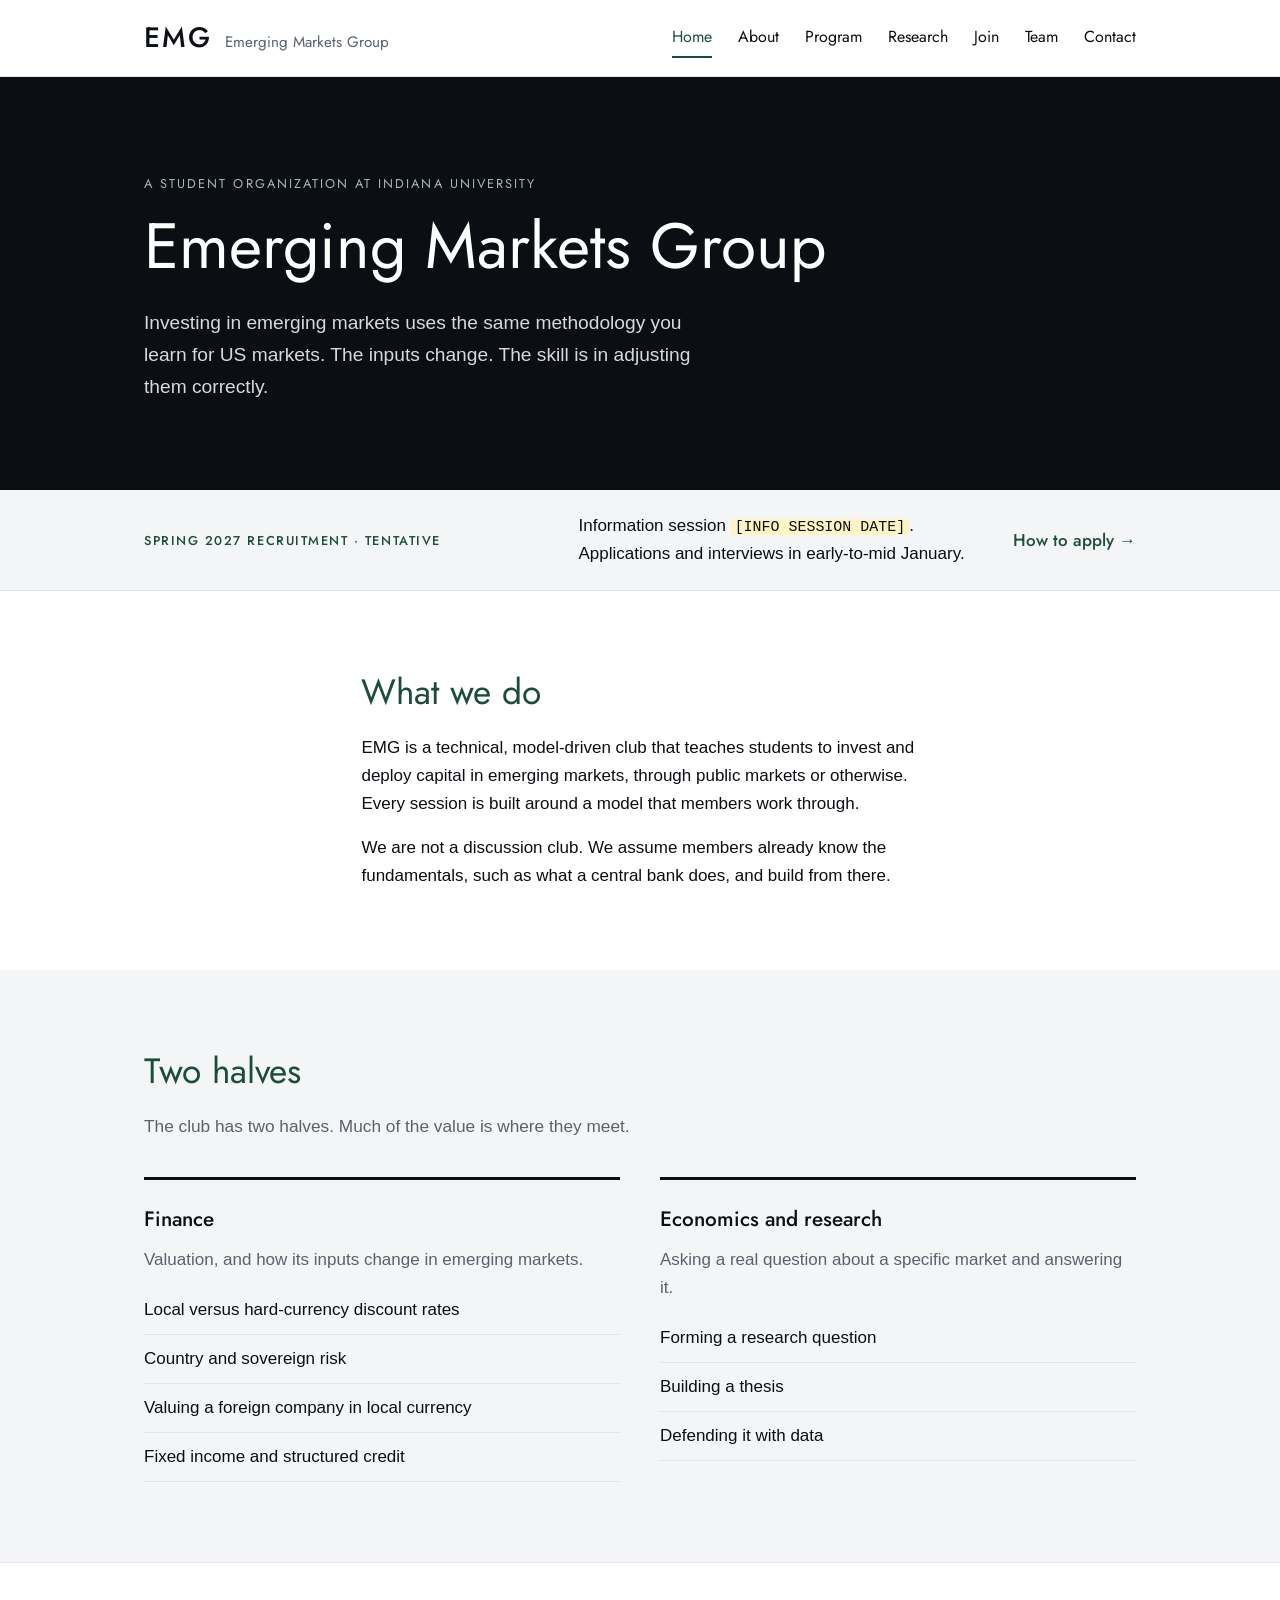
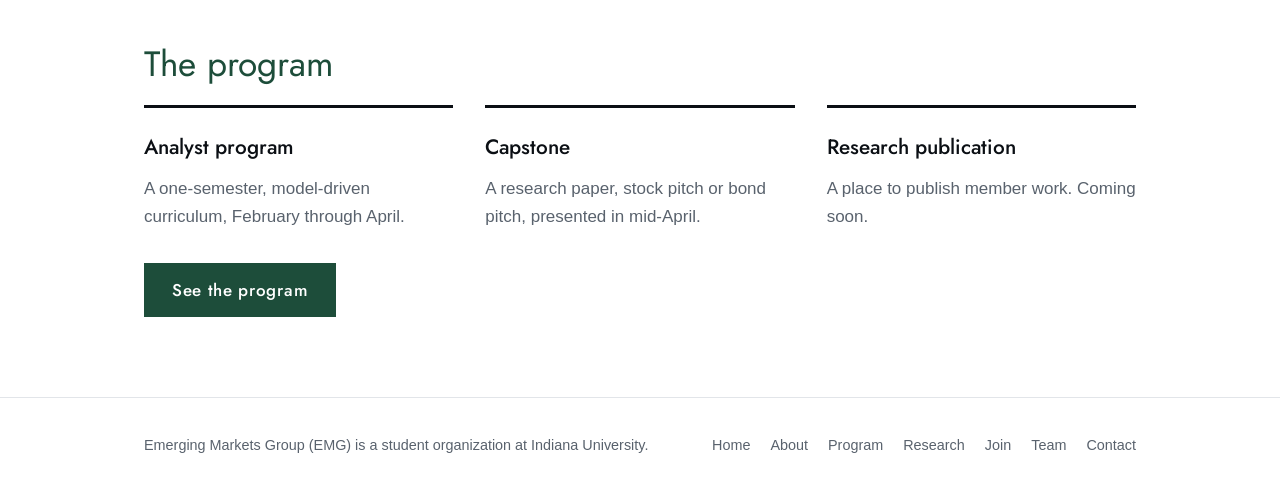
<file: index.html>
<!DOCTYPE html>
<html lang="en">
<head>
  <meta charset="UTF-8">
  <meta name="viewport" content="width=device-width, initial-scale=1.0">
  <title>Emerging Markets Group (EMG)</title>
  <meta name="description" content="Investing in emerging markets, built around models.">
  <link rel="preload" href="fonts/jost-400.woff2" as="font" type="font/woff2" crossorigin>
  <link rel="stylesheet" href="styles.css">
</head>
<body>
  <a class="skip" href="#main">Skip to content</a>
  <header class="site-header">
    <div class="wrap header-inner">
      <a class="wordmark" href="index.html"><strong>EMG</strong><span>Emerging Markets Group</span></a>
      <nav class="site-nav" aria-label="Main">
        <a href="index.html" aria-current="page">Home</a>
        <a href="about.html">About</a>
        <a href="program.html">Program</a>
        <a href="research.html">Research</a>
        <a href="join.html">Join</a>
        <a href="team.html">Team</a>
        <a href="contact.html">Contact</a>
      </nav>
    </div>
  </header>

  <main id="main">
    <section class="band">
      <div class="wrap">
        <p class="kicker">A student organization at Indiana University</p>
        <h1>Emerging Markets Group</h1>
      <p class="lead">Investing in emerging markets uses the same methodology you learn for US markets. The inputs change. The skill is in adjusting them correctly.</p>
      </div>
    </section>
    <aside class="notice" aria-label="Recruitment">
      <div class="wrap">
        <p class="notice-label">Spring 2027 recruitment · Tentative</p>
        <p>Information session <span class="ph">[INFO SESSION DATE]</span>. Applications and interviews in early-to-mid January.</p>
        <a class="text-link" href="join.html">How to apply →</a>
      </div>
    </aside>

    <!-- ===== WHAT WE DO ===== -->
    <section class="section">
      <div class="wrap prose">
        <h2>What we do</h2>
        <p>EMG is a technical, model-driven club that teaches students to invest and deploy capital in emerging markets, through public markets or otherwise. Every session is built around a model that members work through.</p>
        <p>We are not a discussion club. We assume members already know the fundamentals, such as what a central bank does, and build from there.</p>
      </div>
    </section>

    <!-- ===== TWO HALVES ===== -->
    <section class="section alt">
      <div class="wrap">
        <h2>Two halves</h2>
        <p class="section-intro">The club has two halves. Much of the value is where they meet.</p>
        <div class="grid-2">
          <div class="col">
            <h3>Finance</h3>
            <p>Valuation, and how its inputs change in emerging markets.</p>
            <ul>
              <li>Local versus hard-currency discount rates</li>
              <li>Country and sovereign risk</li>
              <li>Valuing a foreign company in local currency</li>
              <li>Fixed income and structured credit</li>
            </ul>
          </div>
          <div class="col">
            <h3>Economics and research</h3>
            <p>Asking a real question about a specific market and answering it.</p>
            <ul>
              <li>Forming a research question</li>
              <li>Building a thesis</li>
              <li>Defending it with data</li>
            </ul>
          </div>
        </div>
      </div>
    </section>

    <!-- ===== PROGRAM OVERVIEW ===== -->
    <section class="section">
      <div class="wrap">
        <h2>The program</h2>
        <div class="grid-3">
          <div class="col">
            <h3>Analyst program</h3>
            <p>A one-semester, model-driven curriculum, February through April.</p>
          </div>
          <div class="col">
            <h3>Capstone</h3>
            <p>A research paper, stock pitch or bond pitch, presented in mid-April.</p>
          </div>
          <div class="col">
            <h3>Research publication</h3>
            <p>A place to publish member work. Coming soon.</p>
          </div>
        </div>
        <a class="button" href="program.html">See the program</a>
      </div>
    </section>
  </main>

  <footer class="site-footer">
    <div class="wrap footer-inner">
      <p>Emerging Markets Group (EMG) is a student organization at Indiana University.</p>
      <nav class="footer-nav" aria-label="Footer">
        <a href="index.html">Home</a>
        <a href="about.html">About</a>
        <a href="program.html">Program</a>
        <a href="research.html">Research</a>
        <a href="join.html">Join</a>
        <a href="team.html">Team</a>
        <a href="contact.html">Contact</a>
      </nav>
    </div>
  </footer>
</body>
</html>
</file>
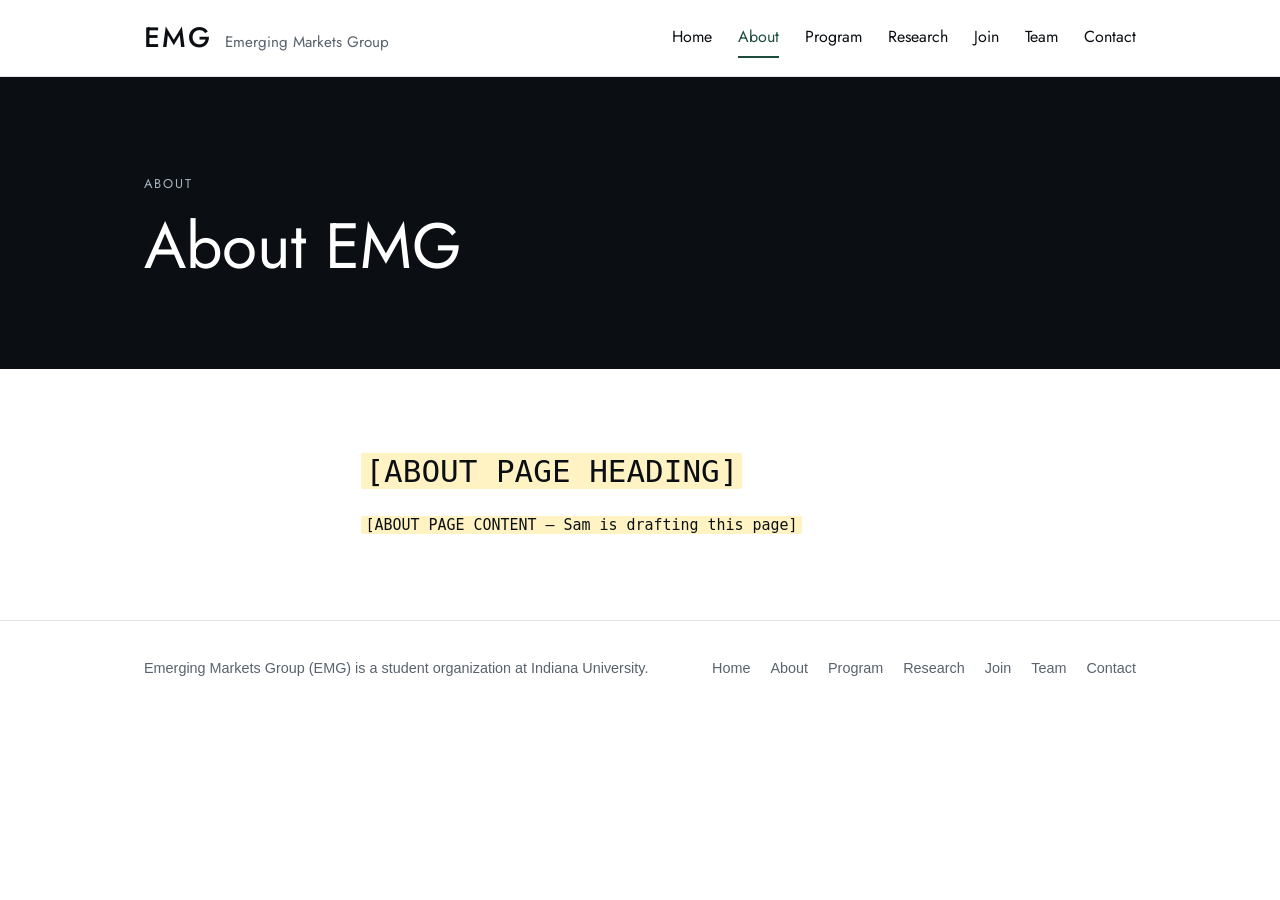
<file: about.html>
<!DOCTYPE html>
<html lang="en">
<head>
  <meta charset="UTF-8">
  <meta name="viewport" content="width=device-width, initial-scale=1.0">
  <title>About · Emerging Markets Group (EMG)</title>
  <meta name="description" content="About the Emerging Markets Group.">
  <link rel="preload" href="fonts/jost-400.woff2" as="font" type="font/woff2" crossorigin>
  <link rel="stylesheet" href="styles.css">
</head>
<body>
  <a class="skip" href="#main">Skip to content</a>
  <header class="site-header">
    <div class="wrap header-inner">
      <a class="wordmark" href="index.html"><strong>EMG</strong><span>Emerging Markets Group</span></a>
      <nav class="site-nav" aria-label="Main">
        <a href="index.html">Home</a>
        <a href="about.html" aria-current="page">About</a>
        <a href="program.html">Program</a>
        <a href="research.html">Research</a>
        <a href="join.html">Join</a>
        <a href="team.html">Team</a>
        <a href="contact.html">Contact</a>
      </nav>
    </div>
  </header>

  <main id="main">
    <section class="band">
      <div class="wrap">
        <p class="kicker">About</p>
        <h1>About EMG</h1>
      </div>
    </section>

    <!-- ===== ABOUT CONTENT: placeholder, Sam is drafting this page ===== -->
    <section class="section">
      <div class="wrap prose">
        <h2><span class="ph">[ABOUT PAGE HEADING]</span></h2>
        <p><span class="ph">[ABOUT PAGE CONTENT — Sam is drafting this page]</span></p>
      </div>
    </section>
  </main>

  <footer class="site-footer">
    <div class="wrap footer-inner">
      <p>Emerging Markets Group (EMG) is a student organization at Indiana University.</p>
      <nav class="footer-nav" aria-label="Footer">
        <a href="index.html">Home</a>
        <a href="about.html">About</a>
        <a href="program.html">Program</a>
        <a href="research.html">Research</a>
        <a href="join.html">Join</a>
        <a href="team.html">Team</a>
        <a href="contact.html">Contact</a>
      </nav>
    </div>
  </footer>
</body>
</html>
</file>
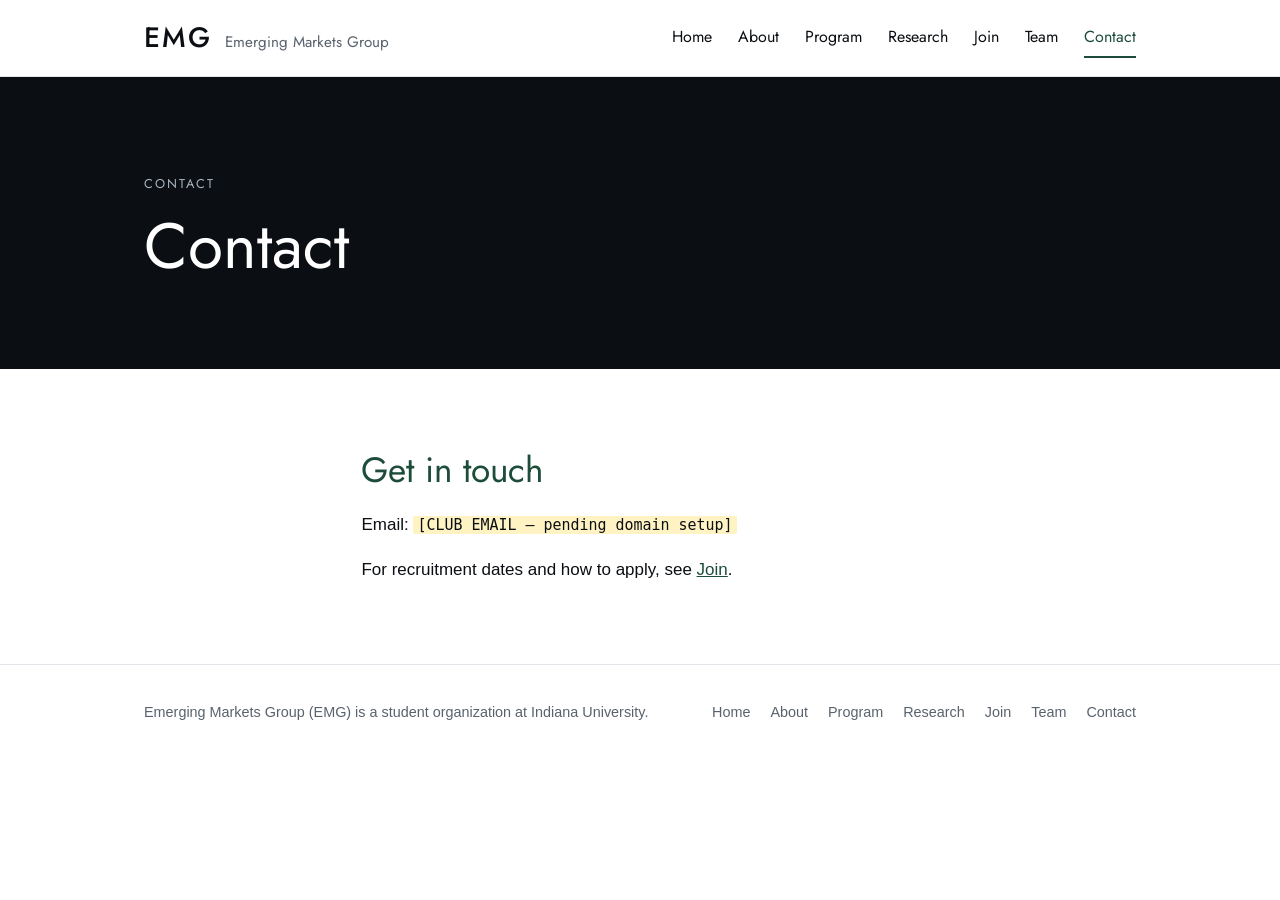
<file: contact.html>
<!DOCTYPE html>
<html lang="en">
<head>
  <meta charset="UTF-8">
  <meta name="viewport" content="width=device-width, initial-scale=1.0">
  <title>Contact · Emerging Markets Group (EMG)</title>
  <meta name="description" content="Contact the Emerging Markets Group.">
  <link rel="preload" href="fonts/jost-400.woff2" as="font" type="font/woff2" crossorigin>
  <link rel="stylesheet" href="styles.css">
</head>
<body>
  <a class="skip" href="#main">Skip to content</a>
  <header class="site-header">
    <div class="wrap header-inner">
      <a class="wordmark" href="index.html"><strong>EMG</strong><span>Emerging Markets Group</span></a>
      <nav class="site-nav" aria-label="Main">
        <a href="index.html">Home</a>
        <a href="about.html">About</a>
        <a href="program.html">Program</a>
        <a href="research.html">Research</a>
        <a href="join.html">Join</a>
        <a href="team.html">Team</a>
        <a href="contact.html" aria-current="page">Contact</a>
      </nav>
    </div>
  </header>

  <main id="main">
    <section class="band">
      <div class="wrap">
        <p class="kicker">Contact</p>
        <h1>Contact</h1>
      </div>
    </section>

    <!-- ===== CONTACT ===== -->
    <section class="section">
      <div class="wrap prose">
        <h2>Get in touch</h2>
        <p>Email: <span class="ph">[CLUB EMAIL — pending domain setup]</span></p>
        <p>For recruitment dates and how to apply, see <a href="join.html">Join</a>.</p>
      </div>
    </section>
  </main>

  <footer class="site-footer">
    <div class="wrap footer-inner">
      <p>Emerging Markets Group (EMG) is a student organization at Indiana University.</p>
      <nav class="footer-nav" aria-label="Footer">
        <a href="index.html">Home</a>
        <a href="about.html">About</a>
        <a href="program.html">Program</a>
        <a href="research.html">Research</a>
        <a href="join.html">Join</a>
        <a href="team.html">Team</a>
        <a href="contact.html">Contact</a>
      </nav>
    </div>
  </footer>
</body>
</html>
</file>
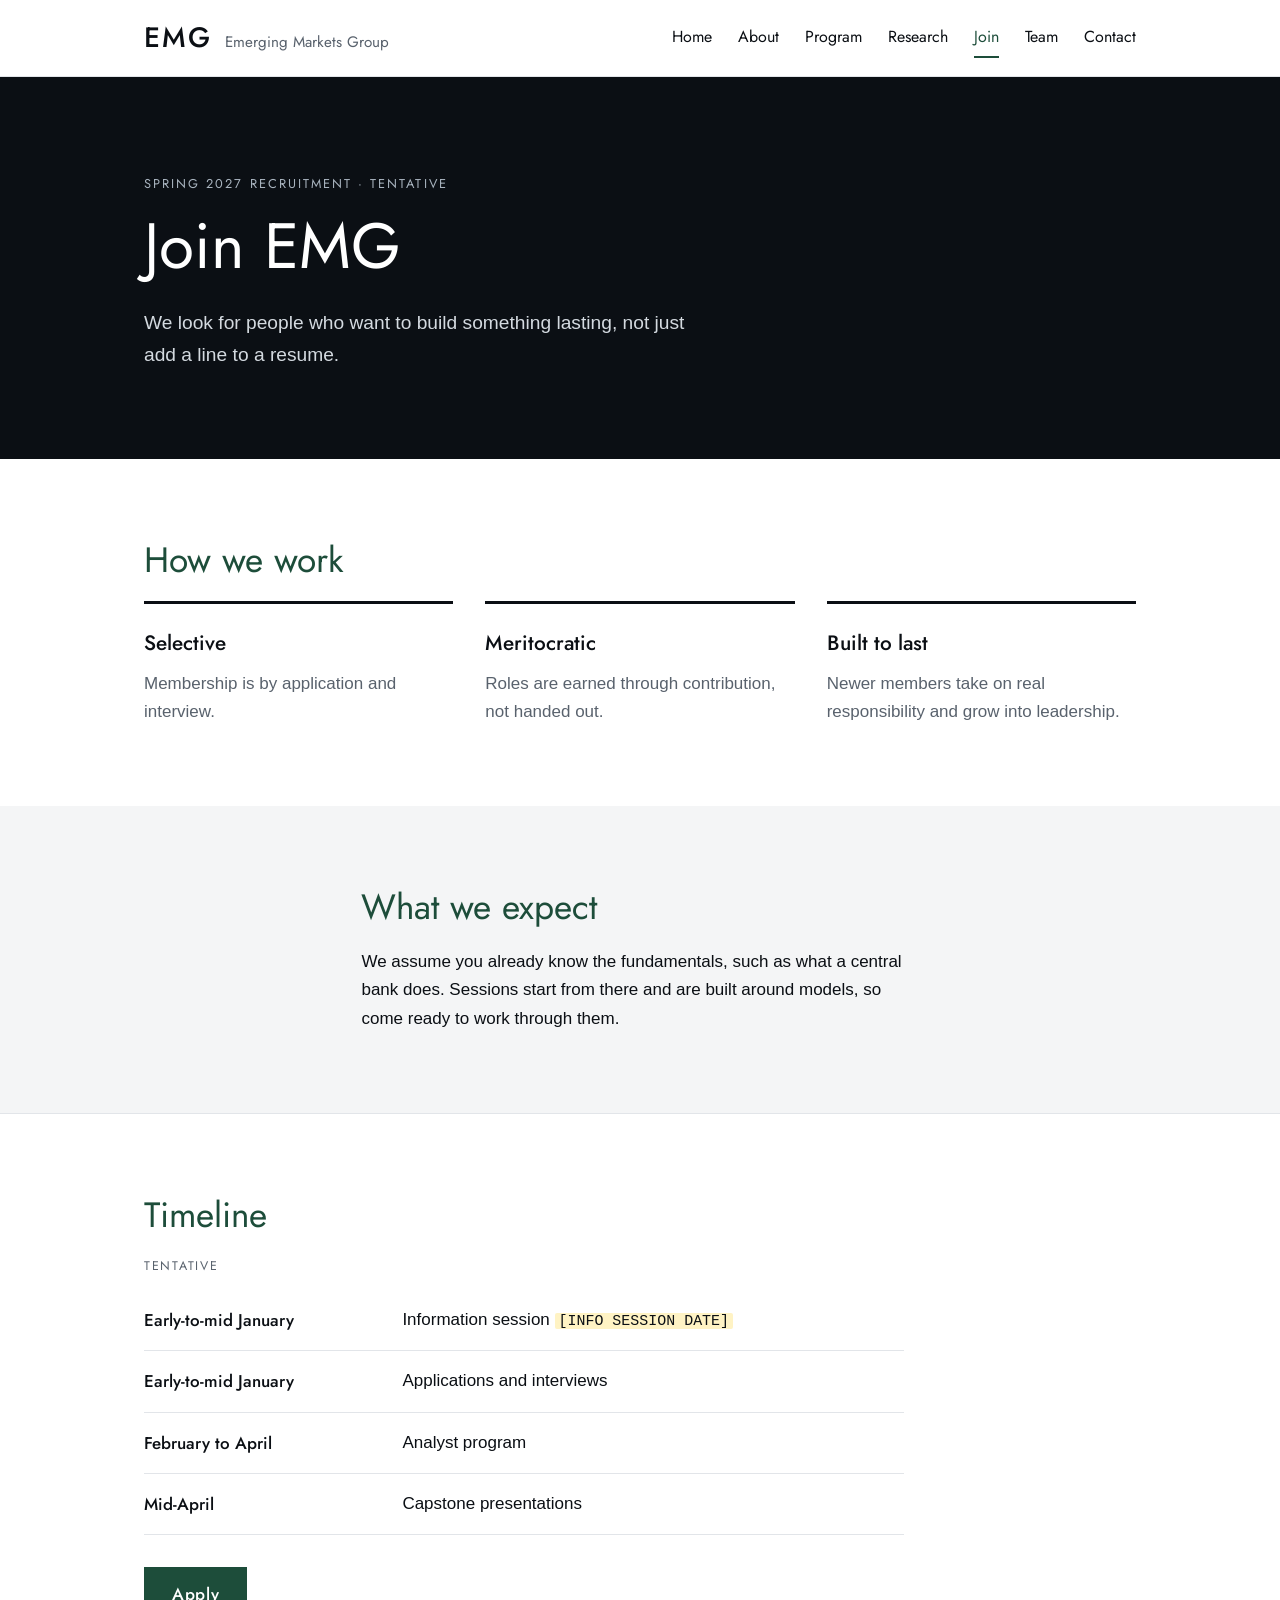
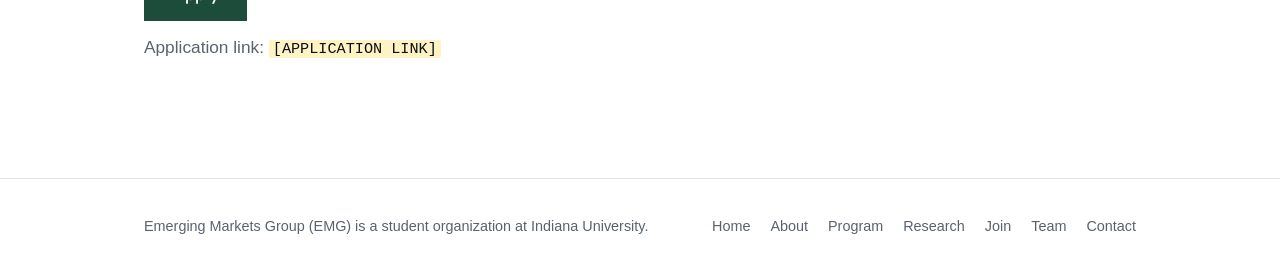
<file: join.html>
<!DOCTYPE html>
<html lang="en">
<head>
  <meta charset="UTF-8">
  <meta name="viewport" content="width=device-width, initial-scale=1.0">
  <title>Join · Emerging Markets Group (EMG)</title>
  <meta name="description" content="How to apply to the Emerging Markets Group.">
  <link rel="preload" href="fonts/jost-400.woff2" as="font" type="font/woff2" crossorigin>
  <link rel="stylesheet" href="styles.css">
</head>
<body>
  <a class="skip" href="#main">Skip to content</a>
  <header class="site-header">
    <div class="wrap header-inner">
      <a class="wordmark" href="index.html"><strong>EMG</strong><span>Emerging Markets Group</span></a>
      <nav class="site-nav" aria-label="Main">
        <a href="index.html">Home</a>
        <a href="about.html">About</a>
        <a href="program.html">Program</a>
        <a href="research.html">Research</a>
        <a href="join.html" aria-current="page">Join</a>
        <a href="team.html">Team</a>
        <a href="contact.html">Contact</a>
      </nav>
    </div>
  </header>

  <main id="main">
    <section class="band">
      <div class="wrap">
        <p class="kicker">Spring 2027 recruitment · Tentative</p>
        <h1>Join EMG</h1>
      <p class="lead">We look for people who want to build something lasting, not just add a line to a resume.</p>
      </div>
    </section>

    <!-- ===== HOW WE WORK ===== -->
    <section class="section">
      <div class="wrap">
        <h2>How we work</h2>
        <div class="grid-3">
          <div class="col">
            <h3>Selective</h3>
            <p>Membership is by application and interview.</p>
          </div>
          <div class="col">
            <h3>Meritocratic</h3>
            <p>Roles are earned through contribution, not handed out.</p>
          </div>
          <div class="col">
            <h3>Built to last</h3>
            <p>Newer members take on real responsibility and grow into leadership.</p>
          </div>
        </div>
      </div>
    </section>

    <!-- ===== WHAT WE EXPECT ===== -->
    <section class="section alt">
      <div class="wrap prose">
        <h2>What we expect</h2>
        <p>We assume you already know the fundamentals, such as what a central bank does. Sessions start from there and are built around models, so come ready to work through them.</p>
      </div>
    </section>

    <!-- ===== TIMELINE ===== -->
    <section class="section">
      <div class="wrap">
        <h2>Timeline</h2>
        <p class="label">Tentative</p>
        <table class="timeline">
          <tbody>
            <tr><th scope="row">Early-to-mid January</th><td>Information session <span class="ph">[INFO SESSION DATE]</span></td></tr>
            <tr><th scope="row">Early-to-mid January</th><td>Applications and interviews</td></tr>
            <tr><th scope="row">February to April</th><td>Analyst program</td></tr>
            <tr><th scope="row">Mid-April</th><td>Capstone presentations</td></tr>
          </tbody>
        </table>
        <!-- TODO: replace href="#" with the application link -->
        <a class="button" href="#">Apply</a>
        <p class="section-intro" style="margin-top:12px">Application link: <span class="ph">[APPLICATION LINK]</span></p>
      </div>
    </section>
  </main>

  <footer class="site-footer">
    <div class="wrap footer-inner">
      <p>Emerging Markets Group (EMG) is a student organization at Indiana University.</p>
      <nav class="footer-nav" aria-label="Footer">
        <a href="index.html">Home</a>
        <a href="about.html">About</a>
        <a href="program.html">Program</a>
        <a href="research.html">Research</a>
        <a href="join.html">Join</a>
        <a href="team.html">Team</a>
        <a href="contact.html">Contact</a>
      </nav>
    </div>
  </footer>
</body>
</html>
</file>
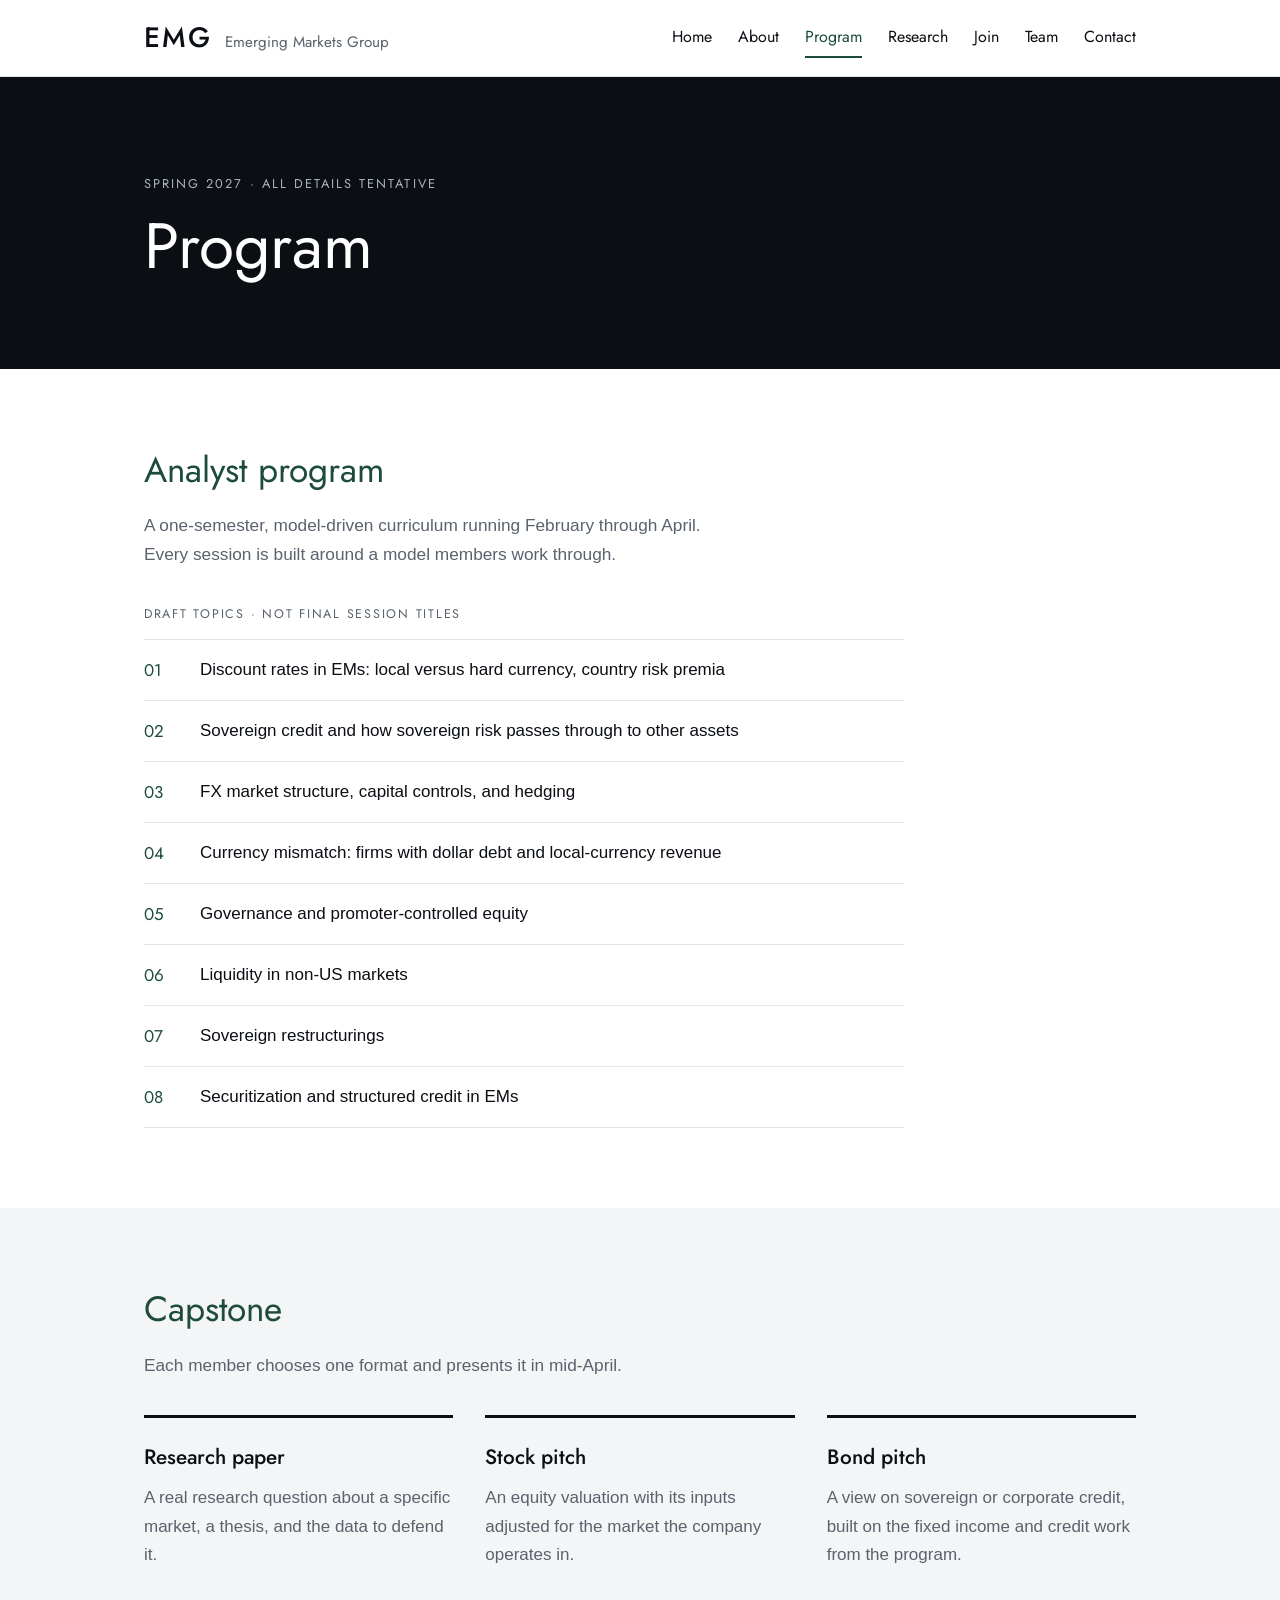
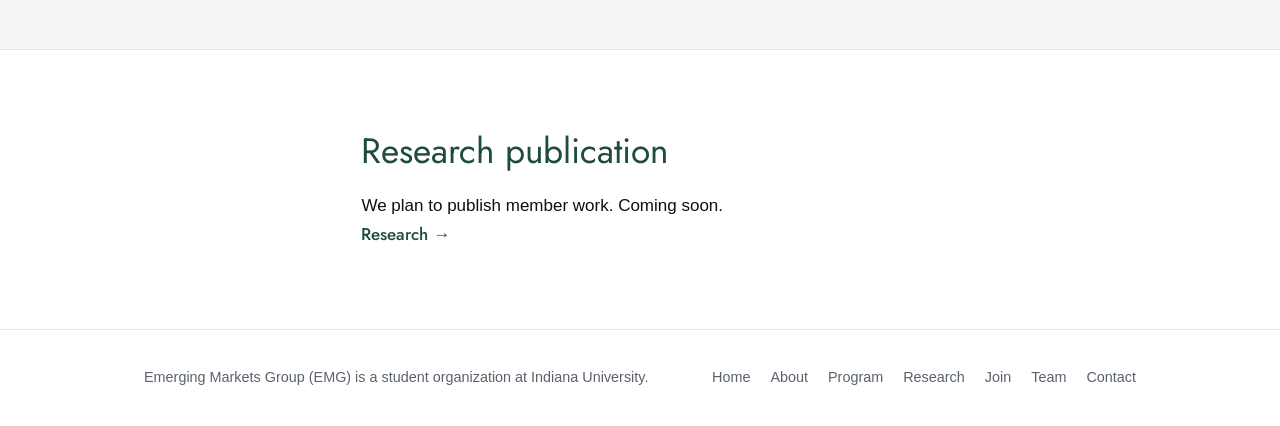
<file: program.html>
<!DOCTYPE html>
<html lang="en">
<head>
  <meta charset="UTF-8">
  <meta name="viewport" content="width=device-width, initial-scale=1.0">
  <title>Program · Emerging Markets Group (EMG)</title>
  <meta name="description" content="The EMG analyst program, capstone and research publication.">
  <link rel="preload" href="fonts/jost-400.woff2" as="font" type="font/woff2" crossorigin>
  <link rel="stylesheet" href="styles.css">
</head>
<body>
  <a class="skip" href="#main">Skip to content</a>
  <header class="site-header">
    <div class="wrap header-inner">
      <a class="wordmark" href="index.html"><strong>EMG</strong><span>Emerging Markets Group</span></a>
      <nav class="site-nav" aria-label="Main">
        <a href="index.html">Home</a>
        <a href="about.html">About</a>
        <a href="program.html" aria-current="page">Program</a>
        <a href="research.html">Research</a>
        <a href="join.html">Join</a>
        <a href="team.html">Team</a>
        <a href="contact.html">Contact</a>
      </nav>
    </div>
  </header>

  <main id="main">
    <section class="band">
      <div class="wrap">
        <p class="kicker">Spring 2027 · All details tentative</p>
        <h1>Program</h1>
      </div>
    </section>

    <!-- ===== ANALYST PROGRAM ===== -->
    <section class="section">
      <div class="wrap">
        <h2>Analyst program</h2>
        <p class="section-intro">A one-semester, model-driven curriculum running February through April. Every session is built around a model members work through.</p>
        <p class="label">Draft topics · Not final session titles</p>
        <ol class="topics">
          <li>Discount rates in EMs: local versus hard currency, country risk premia</li>
          <li>Sovereign credit and how sovereign risk passes through to other assets</li>
          <li>FX market structure, capital controls, and hedging</li>
          <li>Currency mismatch: firms with dollar debt and local-currency revenue</li>
          <li>Governance and promoter-controlled equity</li>
          <li>Liquidity in non-US markets</li>
          <li>Sovereign restructurings</li>
          <li>Securitization and structured credit in EMs</li>
        </ol>
      </div>
    </section>

    <!-- ===== CAPSTONE ===== -->
    <section class="section alt">
      <div class="wrap">
        <h2>Capstone</h2>
        <p class="section-intro">Each member chooses one format and presents it in mid-April.</p>
        <div class="grid-3">
          <div class="col">
            <h3>Research paper</h3>
            <p>A real research question about a specific market, a thesis, and the data to defend it.</p>
          </div>
          <div class="col">
            <h3>Stock pitch</h3>
            <p>An equity valuation with its inputs adjusted for the market the company operates in.</p>
          </div>
          <div class="col">
            <h3>Bond pitch</h3>
            <p>A view on sovereign or corporate credit, built on the fixed income and credit work from the program.</p>
          </div>
        </div>
      </div>
    </section>

    <!-- ===== RESEARCH PUBLICATION ===== -->
    <section class="section">
      <div class="wrap prose">
        <h2>Research publication</h2>
        <p>We plan to publish member work. Coming soon.</p>
        <a class="text-link" href="research.html">Research →</a>
      </div>
    </section>
  </main>

  <footer class="site-footer">
    <div class="wrap footer-inner">
      <p>Emerging Markets Group (EMG) is a student organization at Indiana University.</p>
      <nav class="footer-nav" aria-label="Footer">
        <a href="index.html">Home</a>
        <a href="about.html">About</a>
        <a href="program.html">Program</a>
        <a href="research.html">Research</a>
        <a href="join.html">Join</a>
        <a href="team.html">Team</a>
        <a href="contact.html">Contact</a>
      </nav>
    </div>
  </footer>
</body>
</html>
</file>
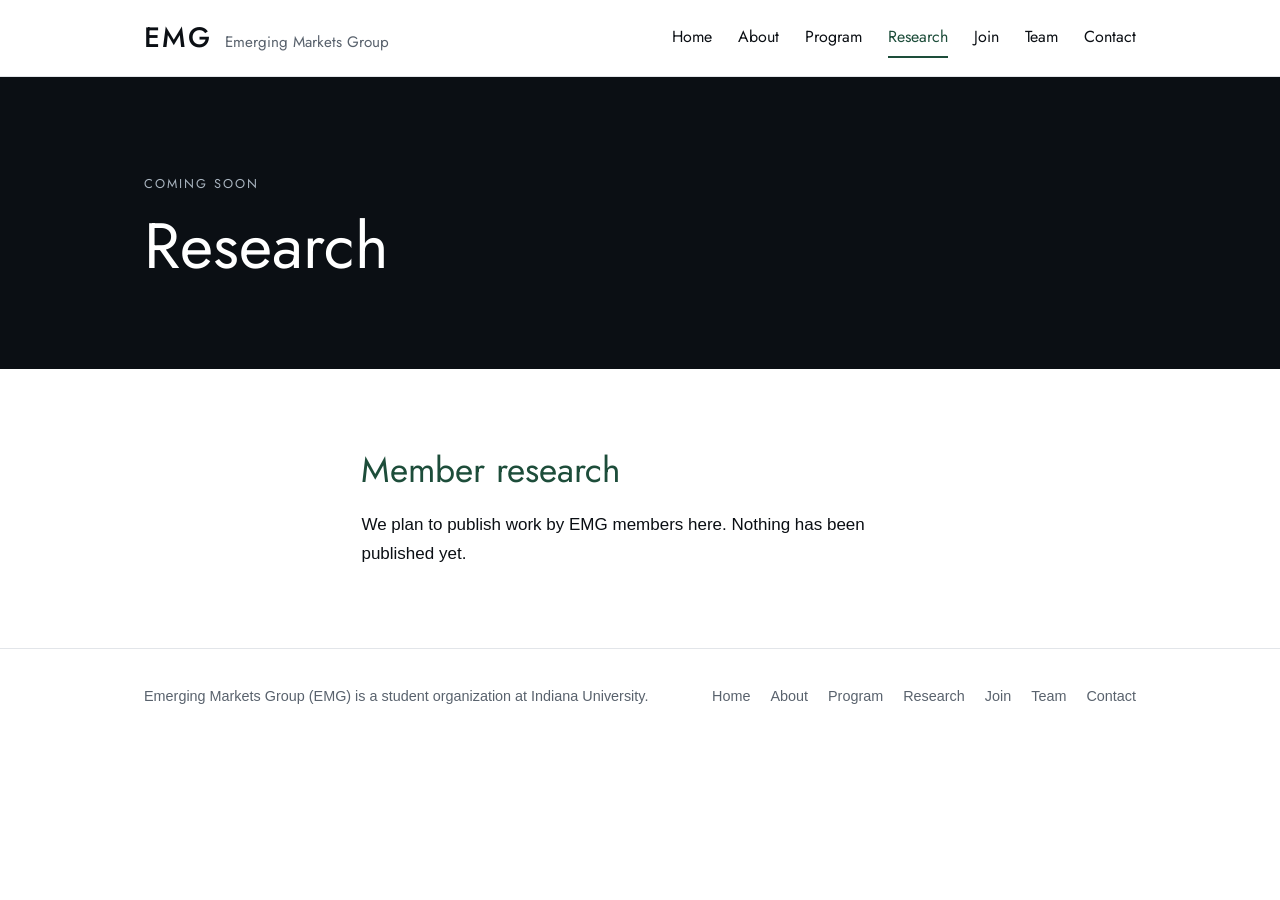
<file: research.html>
<!DOCTYPE html>
<html lang="en">
<head>
  <meta charset="UTF-8">
  <meta name="viewport" content="width=device-width, initial-scale=1.0">
  <title>Research · Emerging Markets Group (EMG)</title>
  <meta name="description" content="EMG research publication — coming soon.">
  <link rel="preload" href="fonts/jost-400.woff2" as="font" type="font/woff2" crossorigin>
  <link rel="stylesheet" href="styles.css">
</head>
<body>
  <a class="skip" href="#main">Skip to content</a>
  <header class="site-header">
    <div class="wrap header-inner">
      <a class="wordmark" href="index.html"><strong>EMG</strong><span>Emerging Markets Group</span></a>
      <nav class="site-nav" aria-label="Main">
        <a href="index.html">Home</a>
        <a href="about.html">About</a>
        <a href="program.html">Program</a>
        <a href="research.html" aria-current="page">Research</a>
        <a href="join.html">Join</a>
        <a href="team.html">Team</a>
        <a href="contact.html">Contact</a>
      </nav>
    </div>
  </header>

  <main id="main">
    <section class="band">
      <div class="wrap">
        <p class="kicker">Coming soon</p>
        <h1>Research</h1>
      </div>
    </section>

    <!-- ===== RESEARCH: coming soon ===== -->
    <section class="section">
      <div class="wrap prose">
        <h2>Member research</h2>
        <p>We plan to publish work by EMG members here. Nothing has been published yet.</p>
      </div>
    </section>
  </main>

  <footer class="site-footer">
    <div class="wrap footer-inner">
      <p>Emerging Markets Group (EMG) is a student organization at Indiana University.</p>
      <nav class="footer-nav" aria-label="Footer">
        <a href="index.html">Home</a>
        <a href="about.html">About</a>
        <a href="program.html">Program</a>
        <a href="research.html">Research</a>
        <a href="join.html">Join</a>
        <a href="team.html">Team</a>
        <a href="contact.html">Contact</a>
      </nav>
    </div>
  </footer>
</body>
</html>
</file>
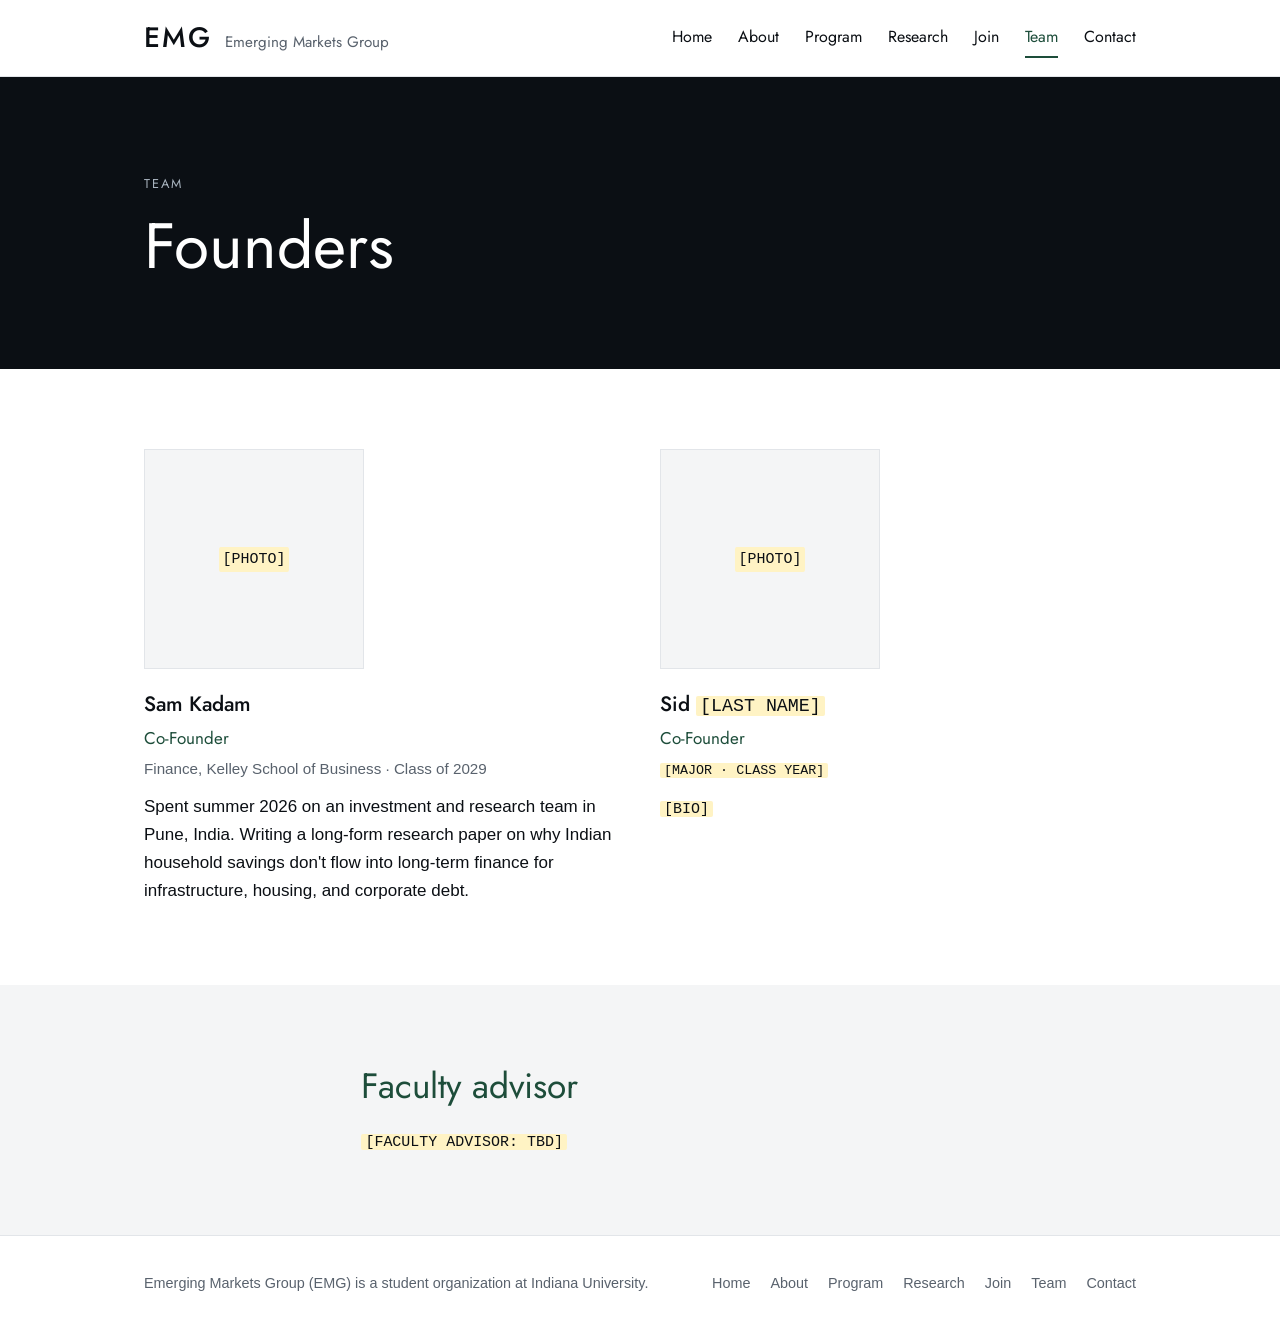
<file: team.html>
<!DOCTYPE html>
<html lang="en">
<head>
  <meta charset="UTF-8">
  <meta name="viewport" content="width=device-width, initial-scale=1.0">
  <title>Team · Emerging Markets Group (EMG)</title>
  <meta name="description" content="The founders of the Emerging Markets Group.">
  <link rel="preload" href="fonts/jost-400.woff2" as="font" type="font/woff2" crossorigin>
  <link rel="stylesheet" href="styles.css">
</head>
<body>
  <a class="skip" href="#main">Skip to content</a>
  <header class="site-header">
    <div class="wrap header-inner">
      <a class="wordmark" href="index.html"><strong>EMG</strong><span>Emerging Markets Group</span></a>
      <nav class="site-nav" aria-label="Main">
        <a href="index.html">Home</a>
        <a href="about.html">About</a>
        <a href="program.html">Program</a>
        <a href="research.html">Research</a>
        <a href="join.html">Join</a>
        <a href="team.html" aria-current="page">Team</a>
        <a href="contact.html">Contact</a>
      </nav>
    </div>
  </header>

  <main id="main">
    <section class="band">
      <div class="wrap">
        <p class="kicker">Team</p>
        <h1>Founders</h1>
      </div>
    </section>

    <!-- ===== FOUNDERS ===== -->
    <section class="section">
      <div class="wrap">
        <div class="grid-2">
          <div class="person">
            <div class="photo"><span class="ph">[PHOTO]</span></div>
            <h3>Sam Kadam</h3>
            <p class="role">Co-Founder</p>
            <p class="meta">Finance, Kelley School of Business · Class of 2029</p>
            <p>Spent summer 2026 on an investment and research team in Pune, India. Writing a long-form research paper on why Indian household savings don't flow into long-term finance for infrastructure, housing, and corporate debt.</p>
          </div>
          <div class="person">
            <div class="photo"><span class="ph">[PHOTO]</span></div>
            <h3>Sid <span class="ph">[LAST NAME]</span></h3>
            <p class="role">Co-Founder</p>
            <p class="meta"><span class="ph">[MAJOR · CLASS YEAR]</span></p>
            <p><span class="ph">[BIO]</span></p>
          </div>
        </div>
      </div>
    </section>

    <!-- ===== ADVISOR ===== -->
    <section class="section alt">
      <div class="wrap prose">
        <h2>Faculty advisor</h2>
        <p><span class="ph">[FACULTY ADVISOR: TBD]</span></p>
      </div>
    </section>
  </main>

  <footer class="site-footer">
    <div class="wrap footer-inner">
      <p>Emerging Markets Group (EMG) is a student organization at Indiana University.</p>
      <nav class="footer-nav" aria-label="Footer">
        <a href="index.html">Home</a>
        <a href="about.html">About</a>
        <a href="program.html">Program</a>
        <a href="research.html">Research</a>
        <a href="join.html">Join</a>
        <a href="team.html">Team</a>
        <a href="contact.html">Contact</a>
      </nav>
    </div>
  </footer>
</body>
</html>
</file>
<file: styles.css>
/* ===== Colors & fonts — change these to restyle the whole site ===== */
:root {
  --ink: #0b0f14;        /* near-black: text and title bands */
  --paper: #ffffff;      /* page background */
  --paper-alt: #f4f5f6;  /* alternate section background */
  --accent: #1d4d3a;     /* deep green: section headings, links, buttons */
  --accent-dark: #143628;
  --muted: #59626d;      /* secondary text */
  --line: #e2e5e9;       /* borders and rules */
  --ph-bg: #fff3c4;      /* highlight for [PLACEHOLDERS] still to fill in */
  --display: "Jost", "Futura", "Century Gothic", sans-serif;
  --sans: "Avenir Next", "Avenir", "Segoe UI", "Helvetica Neue", Arial, sans-serif;
}

@font-face { font-family: "Jost"; src: url("fonts/jost-400.woff2") format("woff2"); font-weight: 400; font-display: swap; }
@font-face { font-family: "Jost"; src: url("fonts/jost-500.woff2") format("woff2"); font-weight: 500; font-display: swap; }

* { box-sizing: border-box; margin: 0; padding: 0; }
body { font-family: var(--sans); color: var(--ink); background: var(--paper); line-height: 1.65; font-size: 17px; -webkit-font-smoothing: antialiased; }
a { color: var(--accent); }
a:focus-visible, .button:focus-visible { outline: 2px solid var(--accent); outline-offset: 3px; }
.wrap { max-width: 1040px; margin: 0 auto; padding: 0 24px; }
.skip { position: absolute; left: -999px; top: 8px; background: var(--ink); color: #fff; padding: 8px 12px; z-index: 20; }
.skip:focus { left: 8px; }

/* Placeholder text that still needs filling in */
.ph { background: var(--ph-bg); padding: 0 4px; border-radius: 2px; font-family: ui-monospace, Menlo, Consolas, monospace; font-size: 0.88em; color: var(--ink); }

/* ===== Header ===== */
.site-header { background: var(--paper); border-bottom: 1px solid var(--line); }
.header-inner { display: flex; align-items: center; justify-content: space-between; gap: 24px; min-height: 76px; }
.wordmark { display: flex; align-items: baseline; gap: 12px; text-decoration: none; color: var(--ink); }
.wordmark strong { font-family: var(--display); font-weight: 500; font-size: 1.75rem; letter-spacing: 0.08em; }
.wordmark span { font-family: var(--display); font-size: 0.95rem; color: var(--muted); }
.site-nav { display: flex; gap: 26px; }
.site-nav a { font-family: var(--display); font-size: 1rem; color: var(--ink); text-decoration: none; padding: 6px 0; border-bottom: 2px solid transparent; }
.site-nav a:hover { color: var(--accent); }
.site-nav a[aria-current="page"] { color: var(--accent); border-bottom-color: var(--accent); }

/* ===== Title band (black, like a report cover) ===== */
.band { background: var(--ink); color: #fff; padding: 96px 0 88px; }
.kicker { font-family: var(--display); text-transform: uppercase; letter-spacing: 0.16em; font-size: 0.8rem; color: #a9b4bf; margin-bottom: 18px; }
h1 { font-family: var(--display); font-weight: 400; font-size: clamp(2.5rem, 6.5vw, 4rem); line-height: 1.08; max-width: 18ch; }
.band .lead { font-size: 1.2rem; color: #d4dae0; max-width: 52ch; margin-top: 26px; }

/* ===== Notice strip (recruitment, status) ===== */
.notice { border-bottom: 1px solid var(--line); background: var(--paper-alt); }
.notice .wrap { display: flex; flex-wrap: wrap; align-items: center; gap: 12px 28px; padding-top: 22px; padding-bottom: 22px; }
.notice-label { font-family: var(--display); font-weight: 500; text-transform: uppercase; letter-spacing: 0.12em; font-size: 0.8rem; color: var(--accent); }
.notice p { flex: 1 1 320px; }

/* ===== Sections ===== */
.section { padding: 80px 0; }
.section + .section { border-top: 1px solid var(--line); }
.section.alt { background: var(--paper-alt); border-top: none; }
h2 { font-family: var(--display); font-weight: 400; color: var(--accent); font-size: clamp(1.8rem, 3.6vw, 2.2rem); line-height: 1.2; margin-bottom: 20px; }
h3 { font-family: var(--display); font-weight: 500; font-size: 1.3rem; margin-bottom: 10px; }
.prose { max-width: 64ch; }
.prose p + p { margin-top: 16px; }
.section-intro { color: var(--muted); max-width: 60ch; margin-bottom: 36px; font-size: 1.08rem; }
.label { font-family: var(--display); text-transform: uppercase; letter-spacing: 0.14em; font-size: 0.78rem; color: var(--muted); margin-bottom: 14px; }

.grid-2 { display: grid; grid-template-columns: repeat(2, 1fr); gap: 40px; }
.grid-3 { display: grid; grid-template-columns: repeat(3, 1fr); gap: 32px; }

/* Columns separated by a top rule, no boxes */
.col { border-top: 3px solid var(--ink); padding-top: 22px; }
.col p { color: var(--muted); }
.col ul { list-style: none; margin-top: 12px; }
.col li { padding: 10px 0; border-bottom: 1px solid var(--line); }

/* Numbered list (draft curriculum topics) */
.topics { list-style: none; counter-reset: t; border-top: 1px solid var(--line); max-width: 760px; }
.topics li { counter-increment: t; display: grid; grid-template-columns: 56px 1fr; padding: 16px 0; border-bottom: 1px solid var(--line); }
.topics li::before { content: counter(t, decimal-leading-zero); font-family: var(--display); color: var(--accent); }

/* Timeline table */
.timeline { width: 100%; max-width: 760px; border-collapse: collapse; }
.timeline th, .timeline td { text-align: left; padding: 16px 16px 16px 0; border-bottom: 1px solid var(--line); vertical-align: top; }
.timeline th { font-family: var(--display); font-weight: 500; width: 34%; white-space: nowrap; }
.timeline caption { text-align: left; }

.button { display: inline-block; background: var(--accent); color: #fff; text-decoration: none; font-family: var(--display); font-weight: 500; letter-spacing: 0.04em; padding: 13px 28px; margin-top: 32px; }
.button:hover { background: var(--accent-dark); }
.text-link { font-family: var(--display); font-weight: 500; text-decoration: none; }
.text-link:hover { text-decoration: underline; }

/* ===== Team ===== */
.person .photo { aspect-ratio: 1 / 1; max-width: 220px; background: var(--paper-alt); border: 1px solid var(--line); display: grid; place-items: center; margin-bottom: 18px; color: var(--muted); }
.person h3 { margin-bottom: 2px; }
.person .role { color: var(--accent); font-family: var(--display); margin-bottom: 4px; }
.person .meta { color: var(--muted); font-size: 0.95rem; margin-bottom: 12px; }

/* ===== Footer ===== */
.site-footer { border-top: 1px solid var(--line); padding: 36px 0; font-size: 0.9rem; color: var(--muted); }
.footer-inner { display: flex; justify-content: space-between; flex-wrap: wrap; gap: 16px; }
.footer-nav { display: flex; flex-wrap: wrap; gap: 20px; }
.footer-nav a { color: var(--muted); text-decoration: none; }
.footer-nav a:hover { color: var(--accent); }

/* ===== Phones ===== */
@media (max-width: 820px) {
  .header-inner { flex-direction: column; align-items: flex-start; gap: 6px; padding-top: 16px; }
  .site-nav { gap: 20px; overflow-x: auto; width: 100%; padding-bottom: 6px; }
  .site-nav a { white-space: nowrap; }
  .wordmark span { display: none; }
  .grid-2, .grid-3 { grid-template-columns: 1fr; }
  .band { padding: 64px 0 56px; }
  .section { padding: 56px 0; }
  .timeline th { white-space: normal; }
}
</file>
